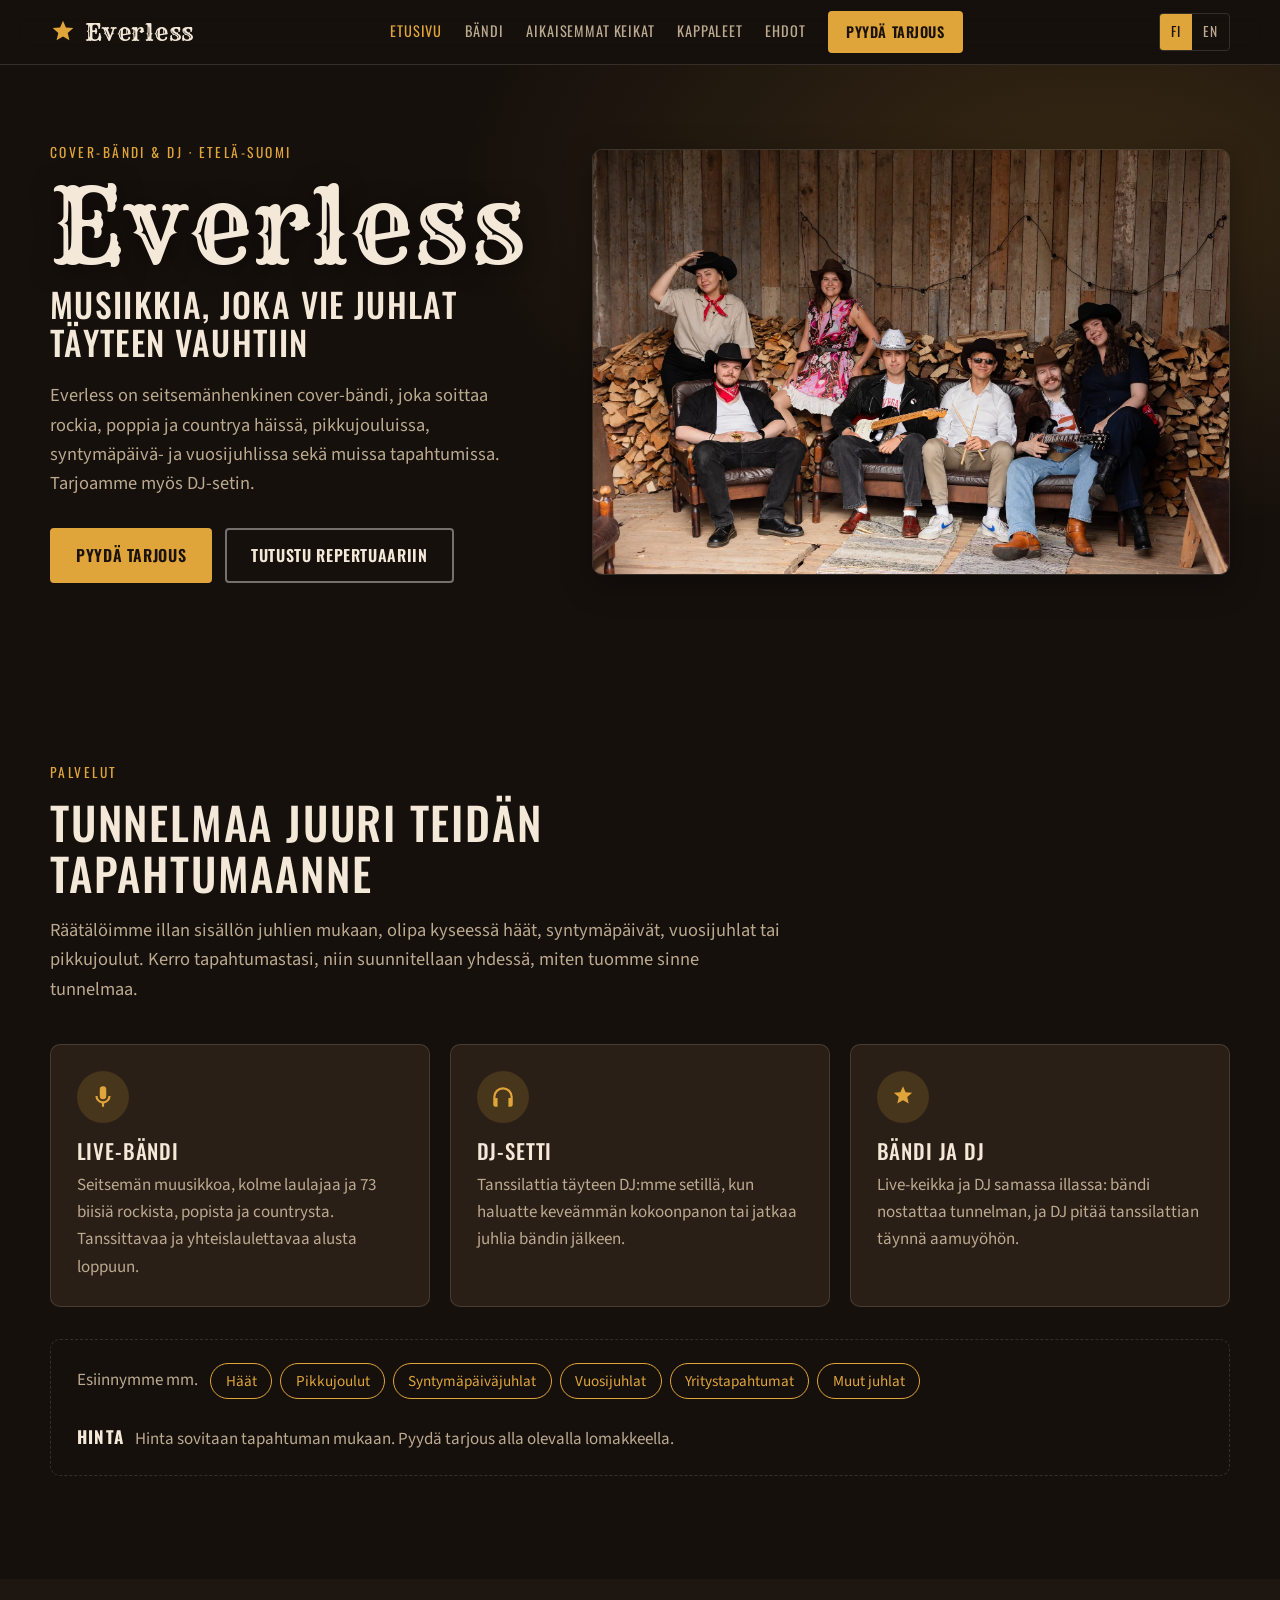
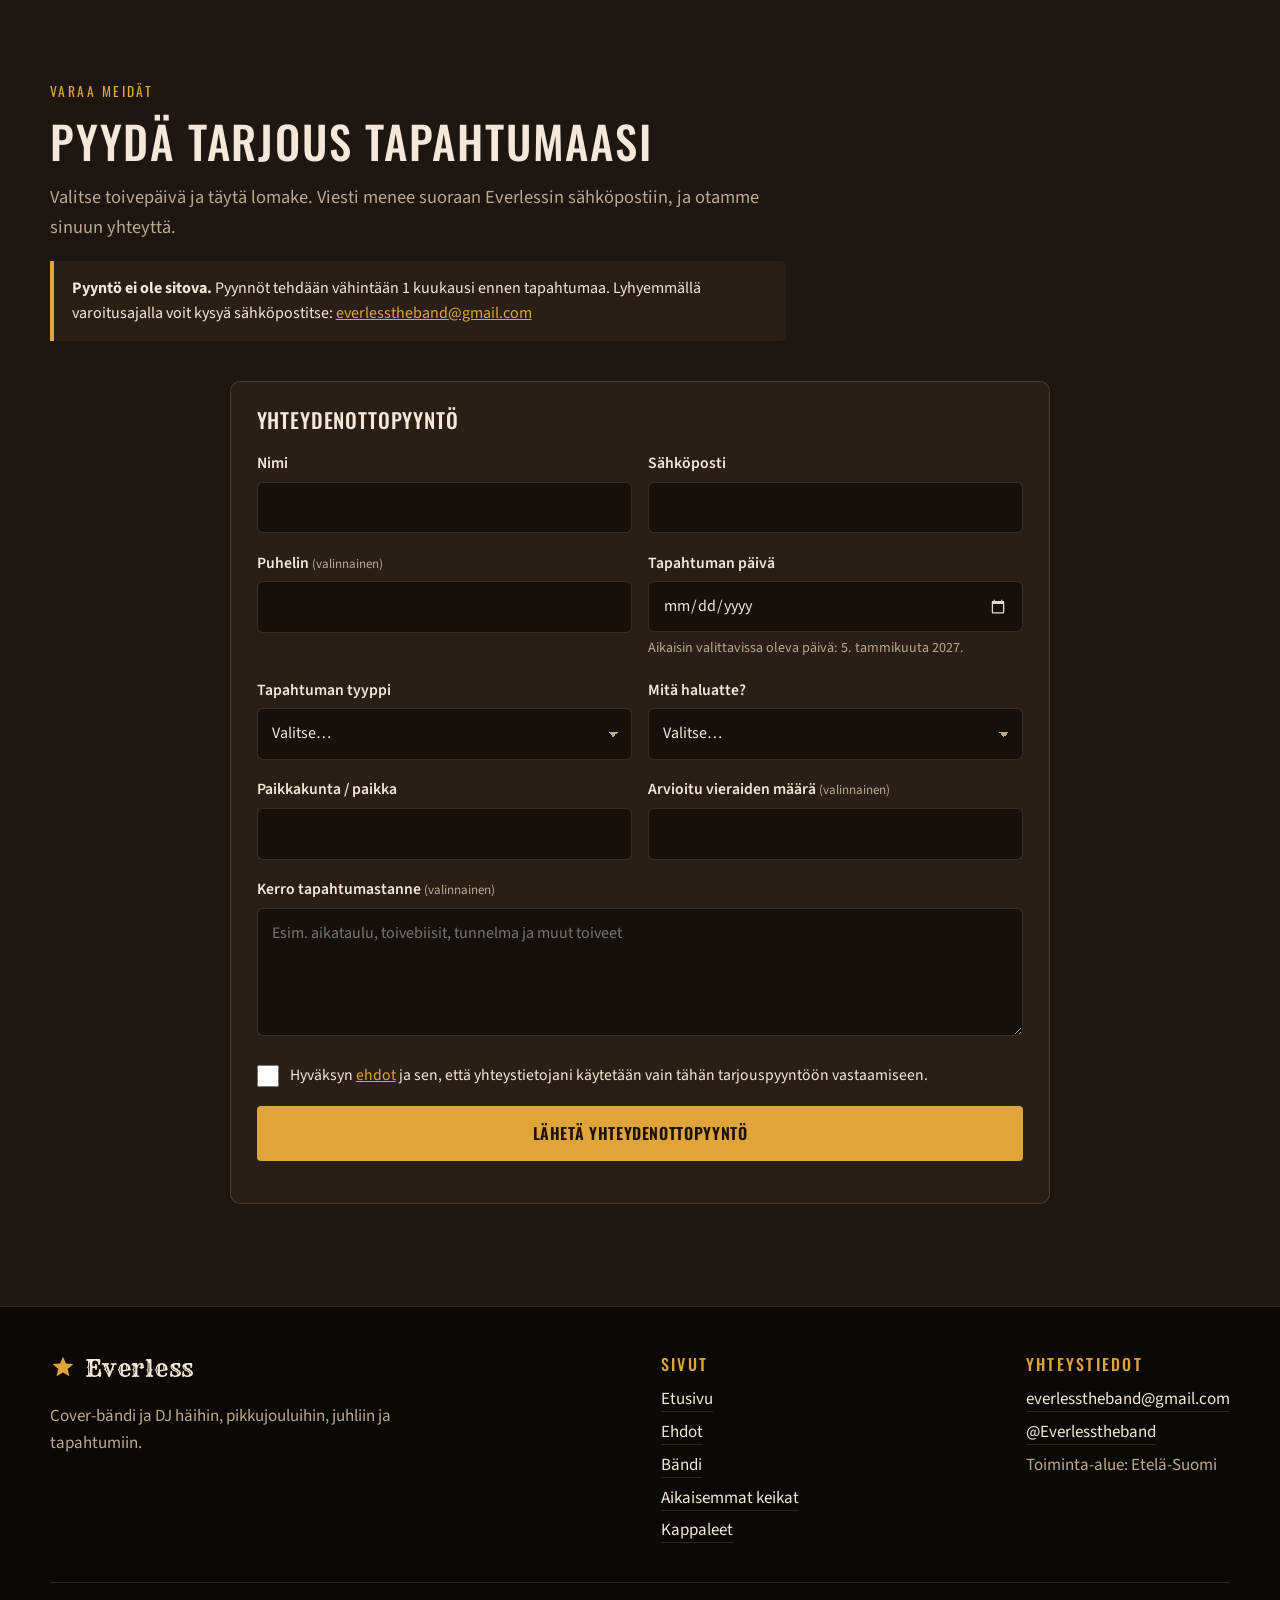
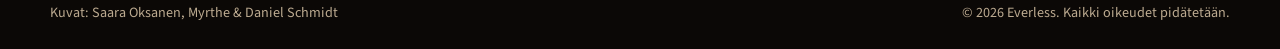
<file: index.html>
<!DOCTYPE html>
<html lang="fi">
<head>
  <meta charset="utf-8">
  <meta name="viewport" content="width=device-width, initial-scale=1">
  <title>Everless – Cover-bändi ja DJ häihin, pikkujouluihin ja juhliin</title>
  <meta name="description" content="Everless on seitsemänhenkinen cover-bändi (rock, pop ja country) sekä DJ-palvelu häihin, pikkujouluihin, syntymäpäiviin ja muihin juhliin.">
  <meta name="theme-color" content="#16100c">
  <meta property="og:title" content="Everless – Cover band & DJs">
  <meta property="og:type" content="website">
  <meta property="og:image" content="assets/img/band/band.webp">
  <meta name="robots" content="noindex, nofollow">
  <link rel="icon" href="assets/favicon.svg" type="image/svg+xml">

  <link rel="preconnect" href="https://fonts.googleapis.com">
  <link rel="preconnect" href="https://fonts.gstatic.com" crossorigin>
  <link href="https://fonts.googleapis.com/css2?family=Inter:wght@400;500;600;700&family=Oswald:wght@400;500;600&family=Rye&family=Source+Sans+3:wght@400;600;700&family=Space+Grotesk:wght@500;700&display=swap" rel="stylesheet">
  <link rel="stylesheet" href="css/themes.css">
  <link rel="stylesheet" href="css/base.css">

  <script src="data/site.config.js"></script>
  <script src="js/gate.js"></script>
  <script>
    (function () {
      var t = (new URLSearchParams(location.search).get("theme")) || window.EVERLESS_CONFIG.theme;
      document.documentElement.setAttribute("data-theme", t === "modern" ? "modern" : "western");
    })();
  </script>
</head>
<body data-page="home">
  <a class="skip-link" href="#main" data-i18n="a11y.skip">Siirry sisältöön</a>
  <header id="site-header"></header>

  <main id="main">
    <!-- HERO -->
    <section class="hero">
      <div class="container hero-inner">
        <div class="hero-content">
          <p class="eyebrow" data-i18n="hero.eyebrow">Cover-bändi & DJ</p>
          <h1 class="hero-title"><span class="hero-brand">Everless</span><span class="hero-sub" data-i18n="hero.title">Musiikkia, joka vie juhlat täyteen vauhtiin</span></h1>
          <p class="hero-lead" data-i18n="hero.lead"></p>
          <div class="hero-actions">
            <a class="btn" href="#book" data-i18n="hero.cta">Pyydä tarjous</a>
            <a class="btn btn-ghost" href="repertuaari.html" data-i18n="hero.cta2">Tutustu repertuaariin</a>
          </div>
        </div>
        <figure class="hero-photo">
          <img src="assets/img/band/band.webp" width="2000" height="1333" alt="" data-i18n-attr="alt:hero.alt" fetchpriority="high">
        </figure>
      </div>
    </section>

    <!-- PALVELUT -->
    <section class="section" id="services">
      <div class="container">
        <header class="section-head">
          <p class="eyebrow" data-i18n="services.eyebrow">Palvelut</p>
          <h2 data-i18n="services.title"></h2>
          <p class="lead" data-i18n="services.lead"></p>
        </header>

        <div class="card-grid cols-3">
          <article class="card service-card">
            <div class="icon" aria-hidden="true"><svg viewBox="0 0 24 24"><path d="M12 14a3 3 0 0 0 3-3V5a3 3 0 0 0-6 0v6a3 3 0 0 0 3 3zm5-3a5 5 0 0 1-10 0H5a7 7 0 0 0 6 6.9V21h2v-3.1A7 7 0 0 0 19 11z"/></svg></div>
            <h3 data-i18n="services.band.title"></h3>
            <p data-i18n="services.band.text"></p>
          </article>
          <article class="card service-card">
            <div class="icon" aria-hidden="true"><svg viewBox="0 0 24 24"><path d="M12 3a9 9 0 0 0-9 9v7a2 2 0 0 0 2 2h2v-8H5v-1a7 7 0 0 1 14 0v1h-2v8h2a2 2 0 0 0 2-2v-7a9 9 0 0 0-9-9z"/></svg></div>
            <h3 data-i18n="services.dj.title"></h3>
            <p data-i18n="services.dj.text"></p>
          </article>
          <article class="card service-card">
            <div class="icon" aria-hidden="true"><svg viewBox="0 0 24 24"><path d="M12 2l2.4 5.6 6.1.5-4.6 4 1.4 5.9L12 14.9 6.7 18l1.4-5.9-4.6-4 6.1-.5z"/></svg></div>
            <h3 data-i18n="services.combo.title"></h3>
            <p data-i18n="services.combo.text"></p>
          </article>
        </div>

        <div class="services-meta">
          <div class="events">
            <span class="events-label" data-i18n="services.events">Esiinnymme mm.</span>
            <ul class="chips">
            <li data-i18n="services.event.wedding">Häät</li>
            <li data-i18n="services.event.xmas">Pikkujoulut</li>
            <li data-i18n="services.event.birthday">Syntymäpäiväjuhlat</li>
            <li data-i18n="services.event.anniversary">Vuosijuhlat</li>
            <li data-i18n="services.event.corporate">Yritystapahtumat</li>
            <li data-i18n="services.event.party">Muut juhlat</li>
            </ul>
          </div>
          <div class="price-note">
            <strong data-i18n="services.price.title">Hinta</strong>
            <span data-i18n="services.price.text"></span>
          </div>
        </div>
      </div>
    </section>

    <!-- VARAUS -->
    <section class="section section-alt" id="book">
      <div class="container">
        <header class="section-head">
          <p class="eyebrow" data-i18n="book.eyebrow">Varaa meidät</p>
          <h2 data-i18n="book.title"></h2>
          <p class="lead" data-i18n="book.lead"></p>
          <p class="notice"><strong data-i18n="book.nonbinding">Pyyntö ei ole sitova.</strong> <span id="book-rule"></span></p>
        </header>

        <form class="card booking-form" id="booking-form" novalidate>
          <h3 data-i18n="form.title">Yhteydenottopyyntö</h3>

          <div class="field-row">
            <div class="field">
              <label for="f-name" data-i18n="form.name">Nimi</label>
              <input id="f-name" name="name" type="text" autocomplete="name" required>
              <p class="error" data-error-for="name"></p>
            </div>
            <div class="field">
              <label for="f-email" data-i18n="form.email">Sähköposti</label>
              <input id="f-email" name="email" type="email" autocomplete="email" required>
              <p class="error" data-error-for="email"></p>
            </div>
          </div>

          <div class="field-row">
            <div class="field">
              <label for="f-phone"><span data-i18n="form.phone">Puhelin</span> <small data-i18n="form.optional">(valinnainen)</small></label>
              <input id="f-phone" name="phone" type="tel" autocomplete="tel">
            </div>
            <div class="field">
              <label for="f-date" data-i18n="form.date">Tapahtuman päivä</label>
              <input id="f-date" name="date" type="date" required>
              <p class="hint" id="date-hint"></p>
              <p class="error" data-error-for="date"></p>
            </div>
          </div>

          <div class="field-row">
            <div class="field">
              <label for="f-type" data-i18n="form.eventType">Tapahtuman tyyppi</label>
              <select id="f-type" name="event_type" required>
                <option value="" data-i18n="form.select">Valitse…</option>
                <option value="wedding" data-i18n="form.eventType.wedding">Häät</option>
                <option value="xmas" data-i18n="form.eventType.xmas">Pikkujoulut</option>
                <option value="birthday" data-i18n="form.eventType.birthday">Syntymäpäiväjuhla</option>
                <option value="anniversary" data-i18n="form.eventType.anniversary">Vuosijuhla</option>
                <option value="corporate" data-i18n="form.eventType.corporate">Yritystapahtuma</option>
                <option value="other" data-i18n="form.eventType.other">Muu tapahtuma</option>
              </select>
              <p class="error" data-error-for="event_type"></p>
            </div>
            <div class="field">
              <label for="f-service" data-i18n="form.service">Mitä haluatte?</label>
              <select id="f-service" name="service" required>
                <option value="" data-i18n="form.select">Valitse…</option>
                <option value="band" data-i18n="form.service.band">Bändi</option>
                <option value="dj" data-i18n="form.service.dj">DJ</option>
                <option value="both" data-i18n="form.service.both">Bändi ja DJ</option>
                <option value="unsure" data-i18n="form.service.unsure">En ole vielä varma</option>
              </select>
              <p class="error" data-error-for="service"></p>
            </div>
          </div>

          <div class="field-row">
            <div class="field">
              <label for="f-location" data-i18n="form.location">Paikkakunta / paikka</label>
              <input id="f-location" name="location" type="text" required>
              <p class="error" data-error-for="location"></p>
            </div>
            <div class="field">
              <label for="f-guests"><span data-i18n="form.guests">Arvioitu vieraiden määrä</span> <small data-i18n="form.optional">(valinnainen)</small></label>
              <input id="f-guests" name="guests" type="number" min="1" inputmode="numeric">
            </div>
          </div>

          <div class="field">
            <label for="f-message"><span data-i18n="form.message">Kerro tapahtumastanne</span> <small data-i18n="form.optional">(valinnainen)</small></label>
            <textarea id="f-message" name="message" rows="4" data-i18n-attr="placeholder:form.messagePlaceholder"></textarea>
          </div>

          <!-- Roskapostisuoja: oikeat käyttäjät eivät näe tätä kenttää -->
          <div class="hp" aria-hidden="true">
            <label>Jätä tyhjäksi <input type="text" name="_gotcha" tabindex="-1" autocomplete="off"></label>
          </div>

          <div class="field consent">
            <label class="check">
              <input type="checkbox" id="f-consent" name="consent" required>
              <span data-i18n-html="form.consent"></span>
            </label>
            <p class="error" data-error-for="consent"></p>
          </div>

          <button class="btn btn-block" type="submit" id="form-submit" data-i18n="form.submit">Lähetä yhteydenottopyyntö</button>
          <p class="form-status" id="form-status" role="status" aria-live="polite"></p>
        </form>
      </div>
    </section>
  </main>

  <footer id="site-footer"></footer>

  <script src="data/songs.js"></script>
  <script src="data/content.js"></script>
  <script src="data/i18n/fi.js"></script>
  <script src="data/i18n/en.js"></script>
  <script src="js/i18n.js"></script>
  <script src="js/layout.js"></script>
  <script src="js/booking.js"></script>
  <script src="js/main.js"></script>
</body>
</html>
</file>
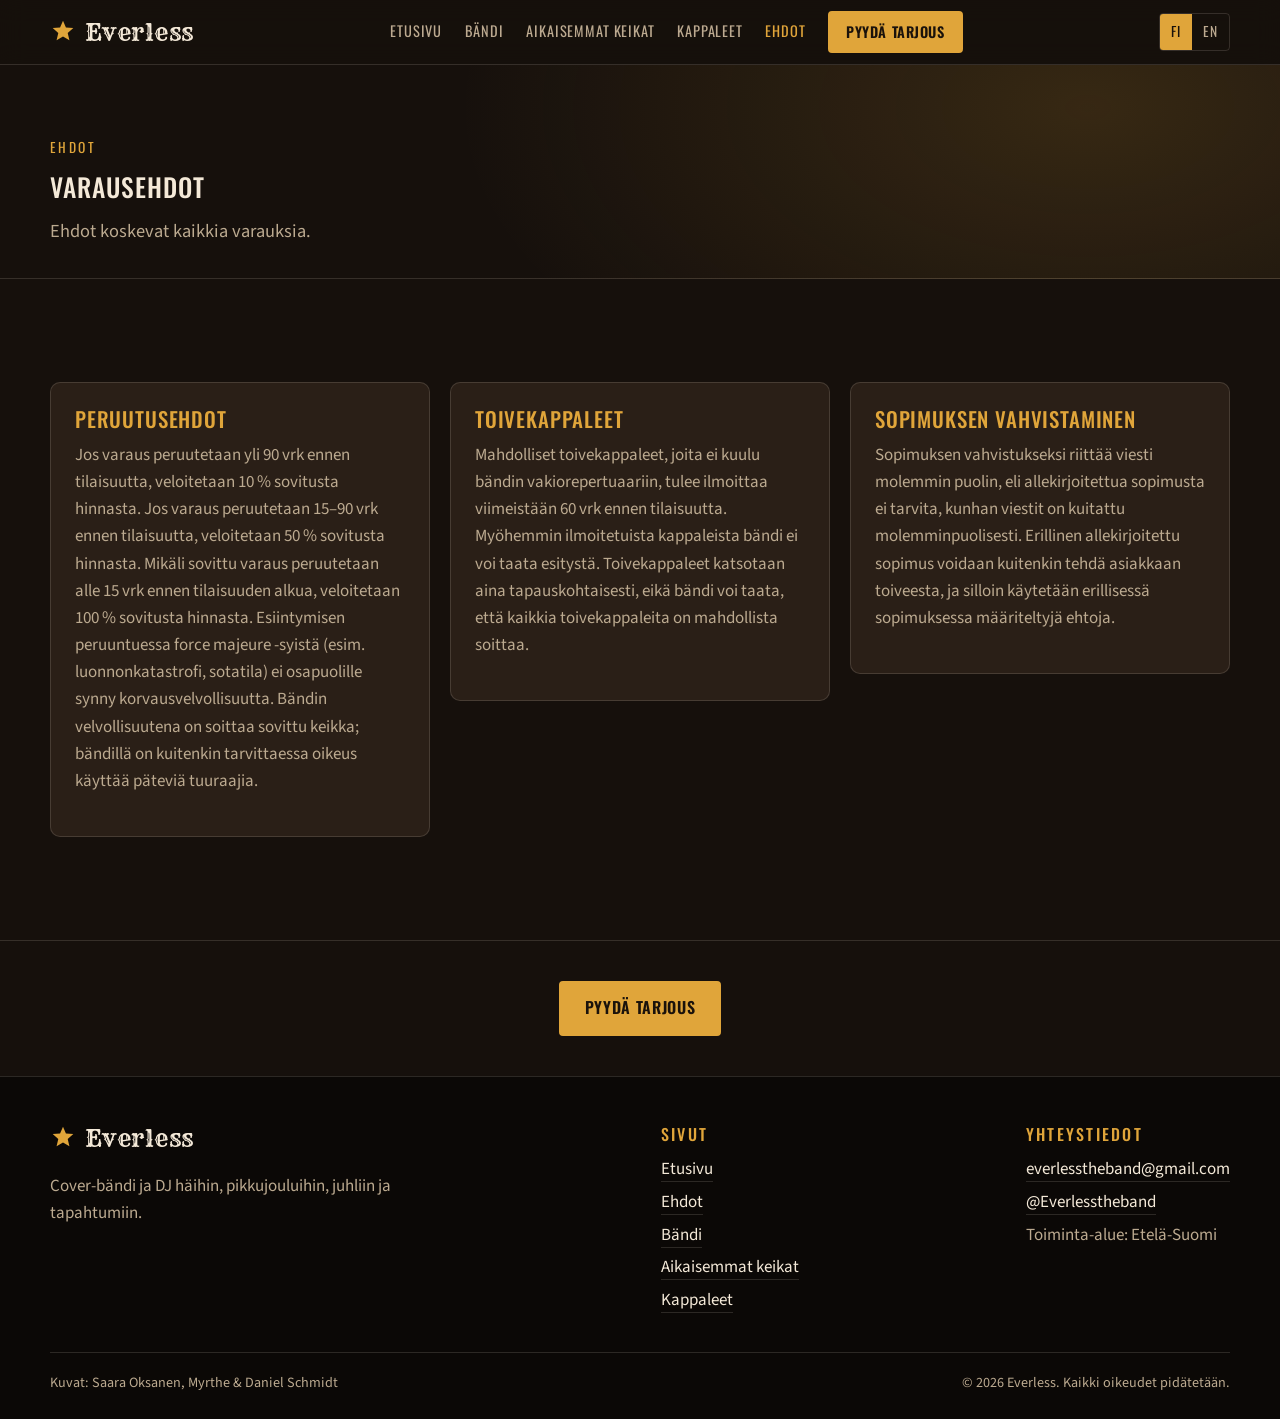
<file: ehdot.html>
<!DOCTYPE html>
<html lang="fi">
<head>
  <meta charset="utf-8">
  <meta name="viewport" content="width=device-width, initial-scale=1">
  <title>Varausehdot – Everless</title>
  <meta name="description" content="Everlessin varausehdot: peruutusehdot, toivekappaleet ja sopimuksen vahvistaminen.">
  <meta name="theme-color" content="#16100c">
  <meta property="og:title" content="Everless – Cover band & DJs">
  <meta property="og:type" content="website">
  <meta property="og:image" content="assets/img/band/band.webp">
  <meta name="robots" content="noindex, nofollow">
  <link rel="icon" href="assets/favicon.svg" type="image/svg+xml">

  <link rel="preconnect" href="https://fonts.googleapis.com">
  <link rel="preconnect" href="https://fonts.gstatic.com" crossorigin>
  <link href="https://fonts.googleapis.com/css2?family=Inter:wght@400;500;600;700&family=Oswald:wght@400;500;600&family=Rye&family=Source+Sans+3:wght@400;600;700&family=Space+Grotesk:wght@500;700&display=swap" rel="stylesheet">
  <link rel="stylesheet" href="css/themes.css">
  <link rel="stylesheet" href="css/base.css">

  <script src="data/site.config.js"></script>
  <script src="js/gate.js"></script>
  <script>
    (function () {
      var t = (new URLSearchParams(location.search).get("theme")) || window.EVERLESS_CONFIG.theme;
      document.documentElement.setAttribute("data-theme", t === "modern" ? "modern" : "western");
    })();
  </script>
</head>
<body data-page="terms">
  <a class="skip-link" href="#main" data-i18n="a11y.skip">Siirry sisältöön</a>
  <header id="site-header"></header>

  <main id="main">
    <section class="page-hero">
      <div class="container">
        <p class="eyebrow" data-i18n="terms.eyebrow">Ehdot</p>
        <h1 data-i18n="terms.title"></h1>
        <p class="lead" data-i18n="terms.lead"></p>
      </div>
    </section>

    <section class="section" id="terms">
      <div class="container">
        <div class="terms-grid">
          <article class="card terms-card">
            <h3 data-i18n="terms.cancel.title"></h3>
            <p data-i18n="terms.cancel.text"></p>
          </article>
          <article class="card terms-card">
            <h3 data-i18n="terms.songs.title"></h3>
            <p data-i18n="terms.songs.text"></p>
          </article>
          <article class="card terms-card">
            <h3 data-i18n="terms.confirm.title"></h3>
            <p data-i18n="terms.confirm.text"></p>
          </article>
        </div>
      </div>
    </section>

    <div class="cta-band">
      <div class="container">
        <a class="btn" href="index.html#book" data-i18n="hero.cta">Pyydä tarjous</a>
      </div>
    </div>
  </main>

  <footer id="site-footer"></footer>

  <script src="data/songs.js"></script>
  <script src="data/content.js"></script>
  <script src="data/i18n/fi.js"></script>
  <script src="data/i18n/en.js"></script>
  <script src="js/i18n.js"></script>
  <script src="js/layout.js"></script>
  <script src="js/main.js"></script>
</body>
</html>
</file>
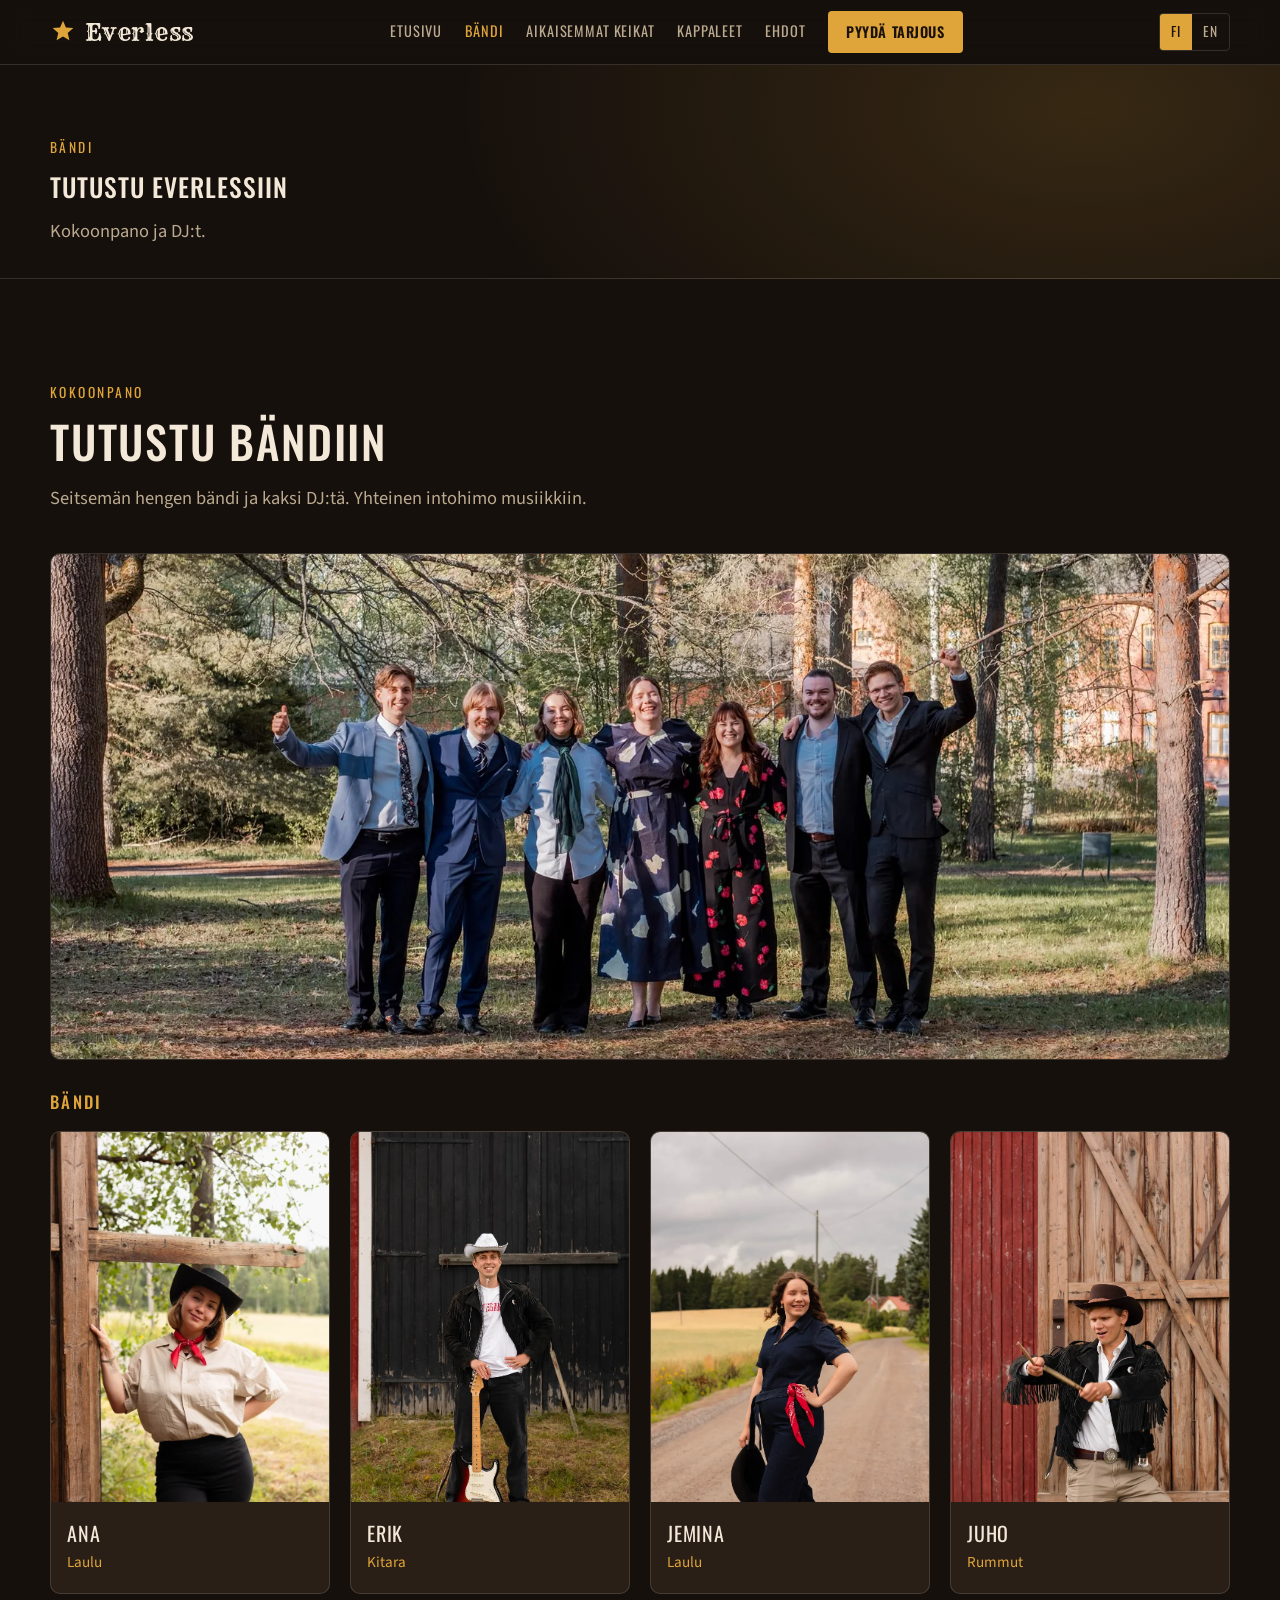
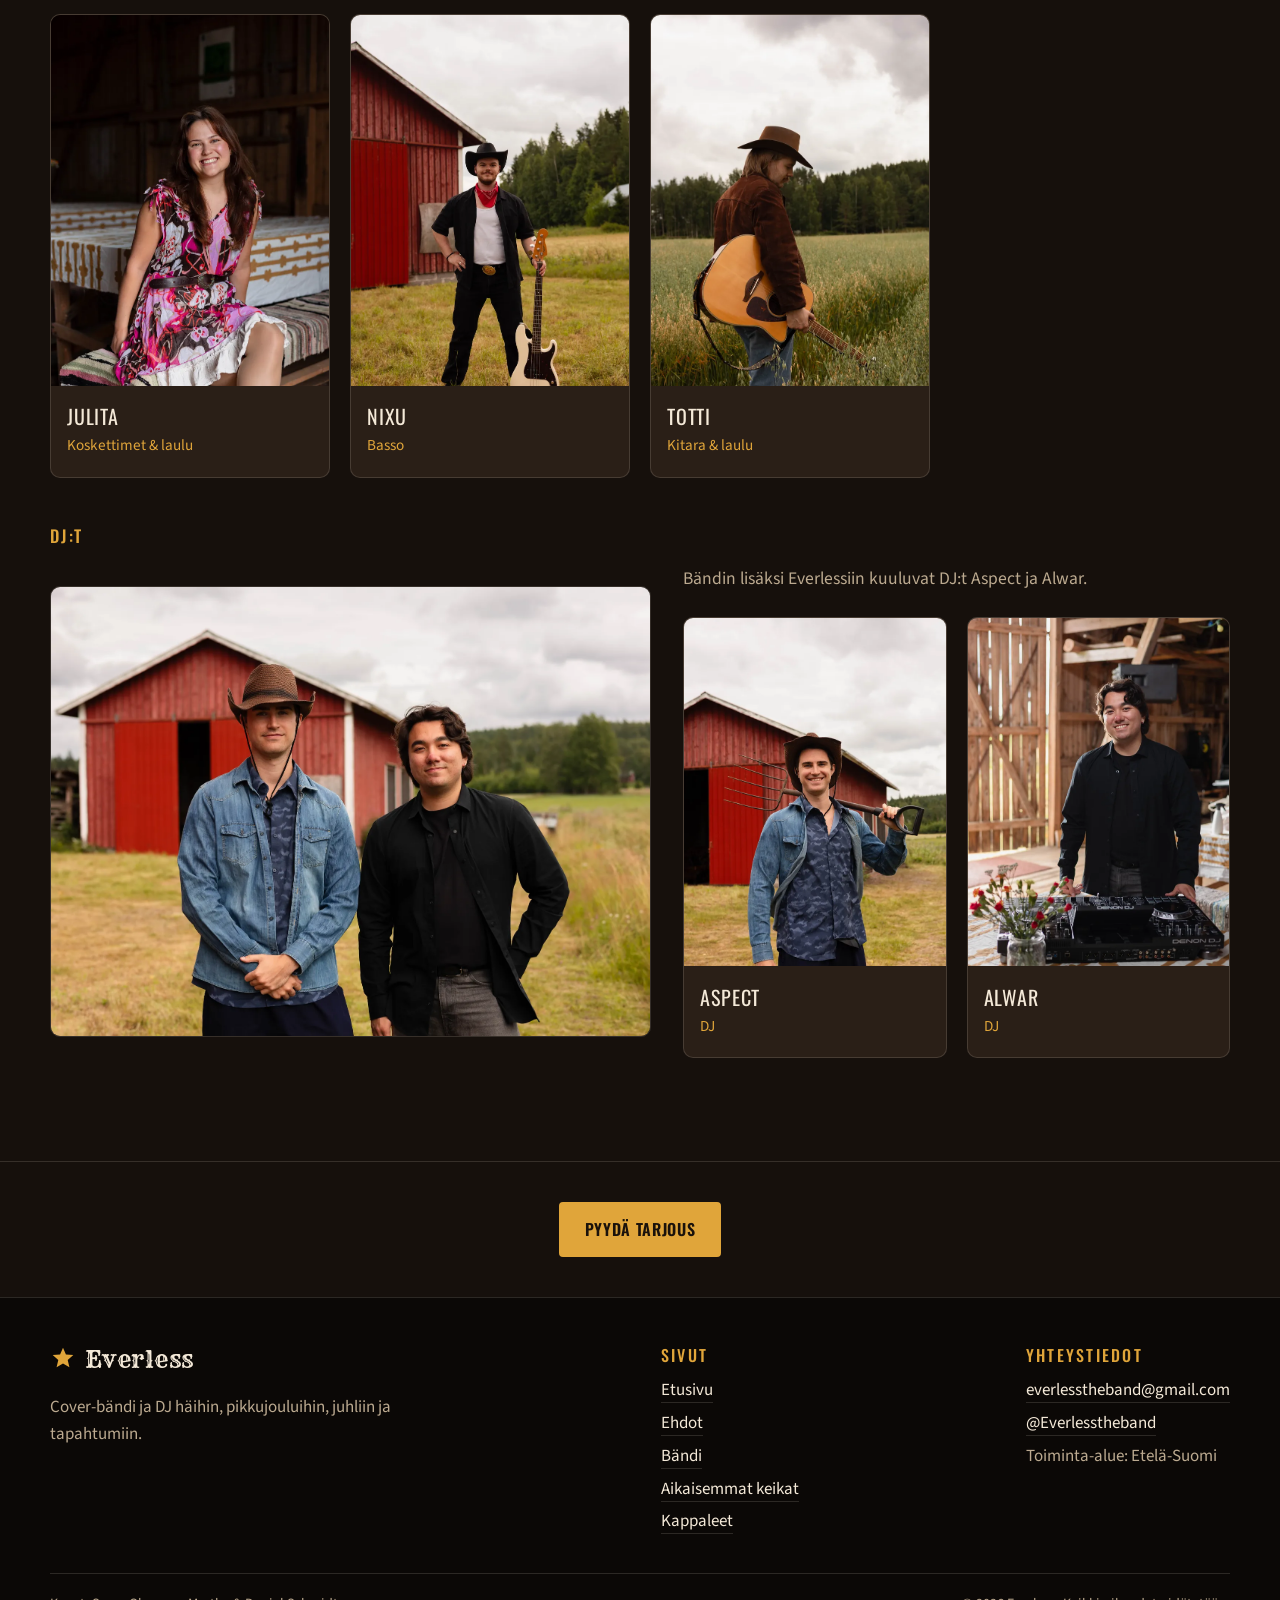
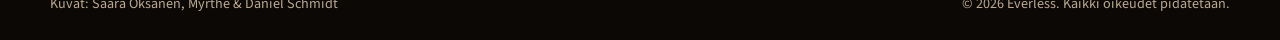
<file: galleria.html>
<!DOCTYPE html>
<html lang="fi">
<head>
  <meta charset="utf-8">
  <meta name="viewport" content="width=device-width, initial-scale=1">
  <title>Bändi – Everless</title>
  <meta name="description" content="Tutustu Everlessin jäseniin ja DJ:hin.">
  <meta name="theme-color" content="#16100c">
  <meta property="og:title" content="Everless – Cover band & DJs">
  <meta property="og:type" content="website">
  <meta property="og:image" content="assets/img/band/band.webp">
  <meta name="robots" content="noindex, nofollow">
  <link rel="icon" href="assets/favicon.svg" type="image/svg+xml">

  <link rel="preconnect" href="https://fonts.googleapis.com">
  <link rel="preconnect" href="https://fonts.gstatic.com" crossorigin>
  <link href="https://fonts.googleapis.com/css2?family=Inter:wght@400;500;600;700&family=Oswald:wght@400;500;600&family=Rye&family=Source+Sans+3:wght@400;600;700&family=Space+Grotesk:wght@500;700&display=swap" rel="stylesheet">
  <link rel="stylesheet" href="css/themes.css">
  <link rel="stylesheet" href="css/base.css">

  <script src="data/site.config.js"></script>
  <script src="js/gate.js"></script>
  <script>
    (function () {
      var t = (new URLSearchParams(location.search).get("theme")) || window.EVERLESS_CONFIG.theme;
      document.documentElement.setAttribute("data-theme", t === "modern" ? "modern" : "western");
    })();
  </script>
</head>
<body data-page="gallery">
  <a class="skip-link" href="#main" data-i18n="a11y.skip">Siirry sisältöön</a>
  <header id="site-header"></header>

  <main id="main">
    <section class="page-hero">
      <div class="container">
        <p class="eyebrow" data-i18n="page.gallery.eyebrow"></p>
        <h1 data-i18n="page.gallery.title"></h1>
        <p class="lead" data-i18n="page.gallery.lead"></p>
      </div>
    </section>

    <!-- KOKOONPANO -->
    <section class="section" id="members">
      <div class="container">
        <header class="section-head">
          <p class="eyebrow" data-i18n="members.eyebrow">Kokoonpano</p>
          <h2 data-i18n="members.title"></h2>
          <p class="lead" data-i18n="members.lead"></p>
        </header>

        <figure class="wide-photo">
          <img src="assets/img/gallery/wedding-45.webp" width="1600" height="1067" loading="lazy" alt="" data-i18n-attr="alt:members.photo.alt">
        </figure>

        <h3 class="subhead" data-i18n="members.band">Bändi</h3>
        <div class="member-grid" id="member-grid"></div>

        <h3 class="subhead" data-i18n="members.djs">DJ:t</h3>
        <div class="dj-block">
          <figure class="dj-photo">
            <img src="assets/img/band/djs.webp" width="1800" height="1200" loading="lazy" alt="" data-i18n-attr="alt:members.djs.alt">
          </figure>
          <div class="dj-info">
            <p data-i18n="members.djs.text"></p>
            <div class="member-grid member-grid-small" id="dj-grid"></div>
          </div>
        </div>
      </div>
    </section>

    <div class="cta-band">
      <div class="container">
        <a class="btn" href="index.html#book" data-i18n="hero.cta">Pyydä tarjous</a>
      </div>
    </div>
  </main>

  <footer id="site-footer"></footer>

  <script src="data/songs.js"></script>
  <script src="data/content.js"></script>
  <script src="data/i18n/fi.js"></script>
  <script src="data/i18n/en.js"></script>
  <script src="js/i18n.js"></script>
  <script src="js/layout.js"></script>
  <script src="js/main.js"></script>
</body>
</html>
</file>
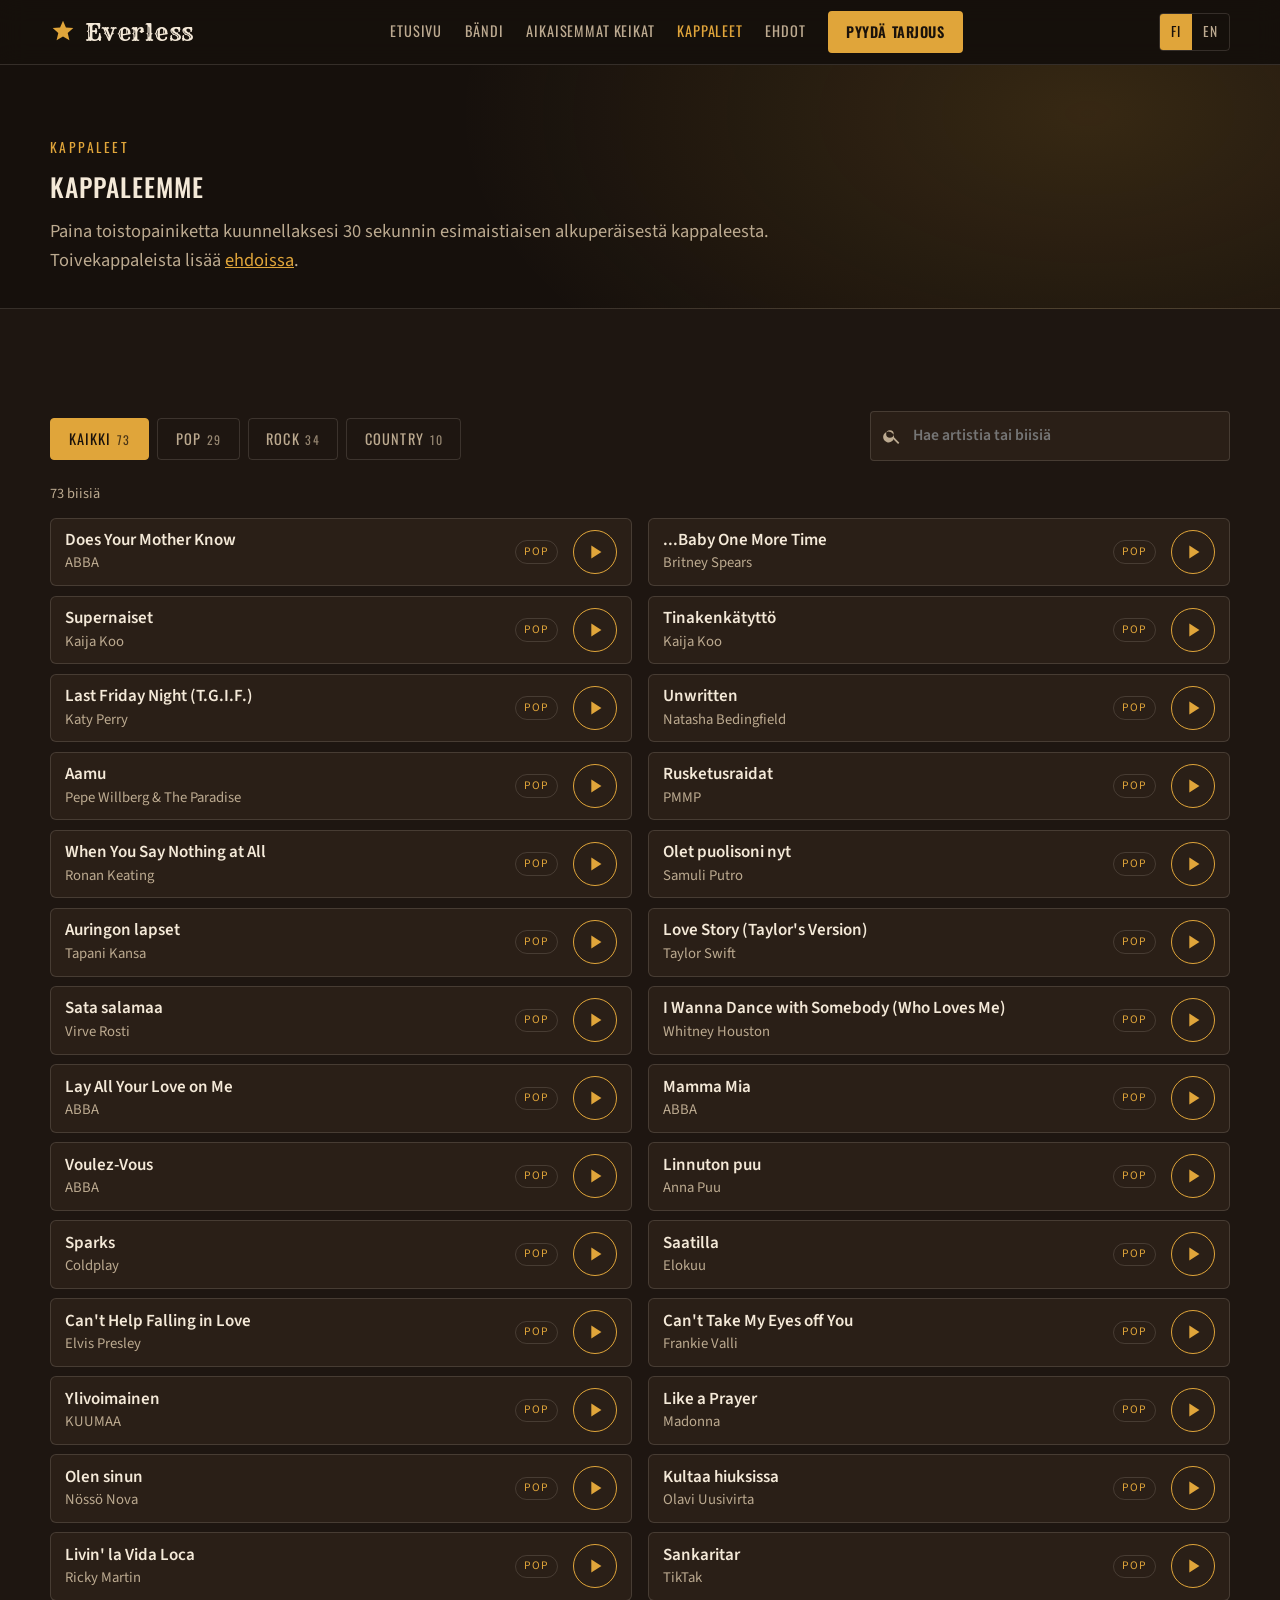
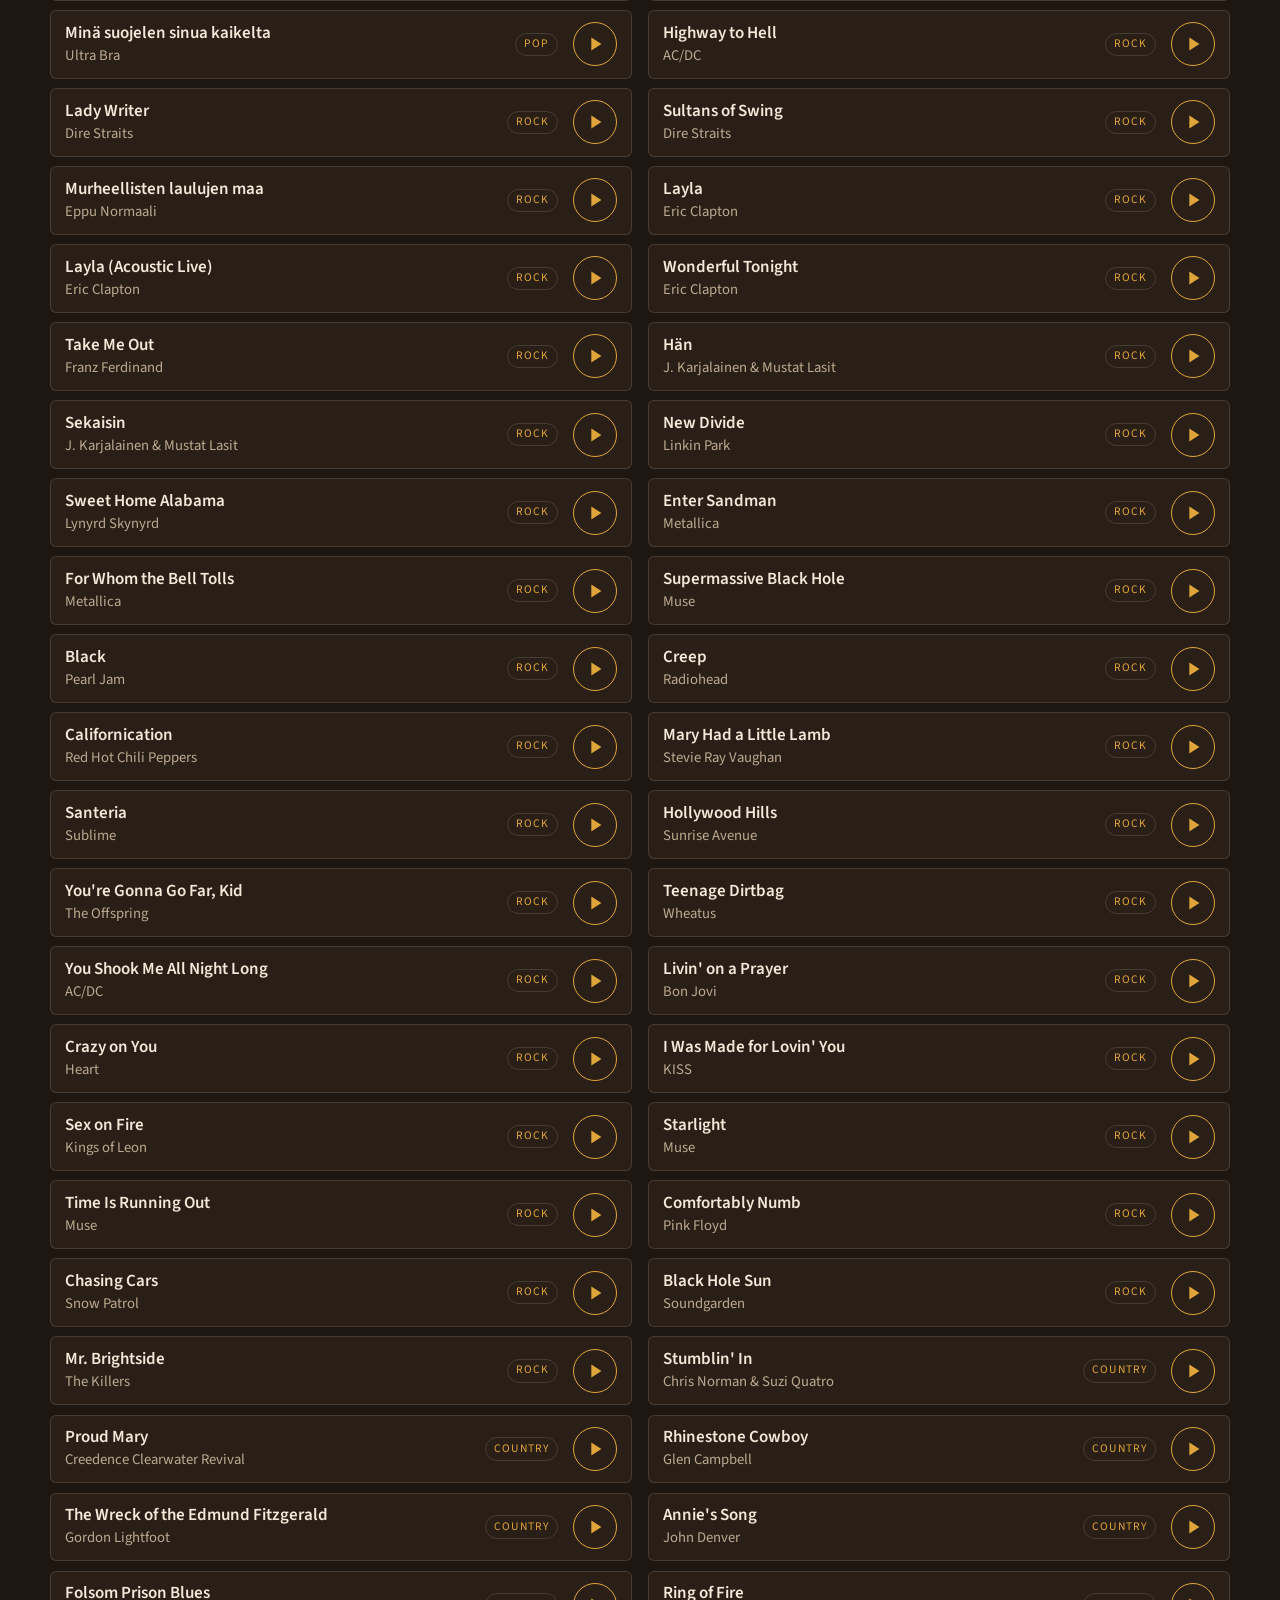
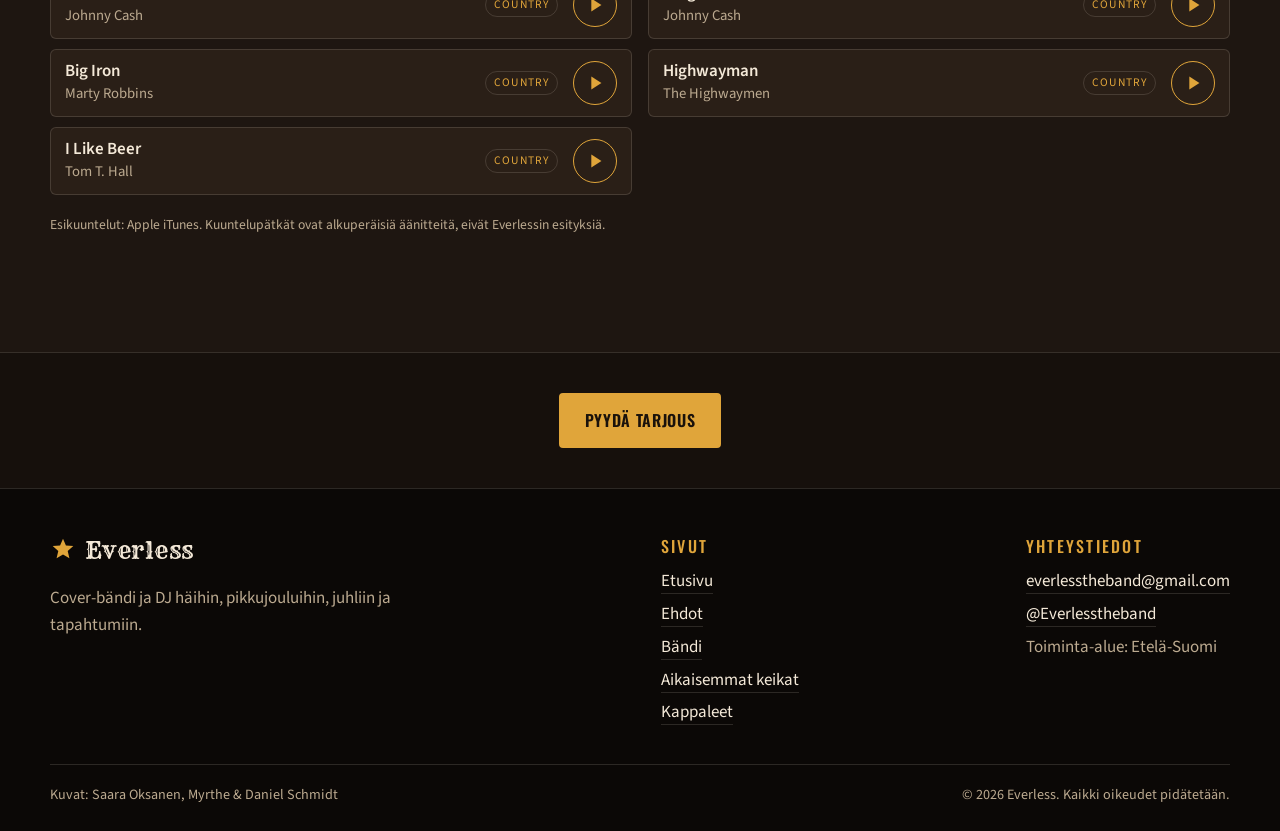
<file: repertuaari.html>
<!DOCTYPE html>
<html lang="fi">
<head>
  <meta charset="utf-8">
  <meta name="viewport" content="width=device-width, initial-scale=1">
  <title>Kappaleet – Everless</title>
  <meta name="description" content="Everlessin repertuaari: pop-, rock- ja country-biisit hakuineen ja 30 sekunnin esikuunteluineen.">
  <meta name="theme-color" content="#16100c">
  <meta property="og:title" content="Everless – Cover band & DJs">
  <meta property="og:type" content="website">
  <meta property="og:image" content="assets/img/band/band.webp">
  <meta name="robots" content="noindex, nofollow">
  <link rel="icon" href="assets/favicon.svg" type="image/svg+xml">

  <link rel="preconnect" href="https://fonts.googleapis.com">
  <link rel="preconnect" href="https://fonts.gstatic.com" crossorigin>
  <link href="https://fonts.googleapis.com/css2?family=Inter:wght@400;500;600;700&family=Oswald:wght@400;500;600&family=Rye&family=Source+Sans+3:wght@400;600;700&family=Space+Grotesk:wght@500;700&display=swap" rel="stylesheet">
  <link rel="stylesheet" href="css/themes.css">
  <link rel="stylesheet" href="css/base.css">

  <script src="data/site.config.js"></script>
  <script src="js/gate.js"></script>
  <script>
    (function () {
      var t = (new URLSearchParams(location.search).get("theme")) || window.EVERLESS_CONFIG.theme;
      document.documentElement.setAttribute("data-theme", t === "modern" ? "modern" : "western");
    })();
  </script>
</head>
<body data-page="repertoire">
  <a class="skip-link" href="#main" data-i18n="a11y.skip">Siirry sisältöön</a>
  <header id="site-header"></header>

  <main id="main">
    <section class="page-hero">
      <div class="container">
        <p class="eyebrow" data-i18n="rep.eyebrow">Repertuaari</p>
        <h1 data-i18n="rep.title"></h1>
        <p class="lead" data-i18n-html="rep.lead"></p>
      </div>
    </section>

    <section class="section section-alt" id="repertoire">
      <div class="container">
        <div class="rep-controls">
          <div class="tabs" role="tablist" id="rep-tabs"></div>
          <label class="search">
            <span class="sr-only" data-i18n="rep.searchLabel">Hae biisejä</span>
            <svg viewBox="0 0 24 24" aria-hidden="true"><path d="M15.5 14h-.8l-.3-.3A6.5 6.5 0 1 0 14 15.5l.3.3v.8l5 5 1.5-1.5-5-5zm-6 0a4.5 4.5 0 1 1 0-9 4.5 4.5 0 0 1 0 9z"/></svg>
            <input type="search" id="rep-search" autocomplete="off" data-i18n-attr="placeholder:rep.search">
          </label>
        </div>
        <p class="rep-count" id="rep-count" aria-live="polite"></p>
        <ul class="song-list" id="song-list"></ul>
        <p class="fineprint" data-i18n="rep.credit"></p>
      </div>
    </section>

    <div class="cta-band">
      <div class="container">
        <a class="btn" href="index.html#book" data-i18n="hero.cta">Pyydä tarjous</a>
      </div>
    </div>
  </main>

  <footer id="site-footer"></footer>

  <script src="data/songs.js"></script>
  <script src="data/content.js"></script>
  <script src="data/previews.js"></script>
  <script src="data/i18n/fi.js"></script>
  <script src="data/i18n/en.js"></script>
  <script src="js/i18n.js"></script>
  <script src="js/layout.js"></script>
  <script src="js/repertoire.js"></script>
  <script src="js/main.js"></script>
</body>
</html>
</file>
<file: css/themes.css>
/*
  TEEMAT – kaikki ilmeeseen liittyvät värit, fontit ja pyöristykset ovat tässä.
  Vaihda teema tiedostossa data/site.config.js (theme: "western" tai "modern").
  Voit muokata värejä muuttamalla arvoja alla.
*/

/* ---------- Western: lämmin lato- ja länsi-henkinen ilme ---------- */
:root,
[data-theme="western"] {
  --bg: #16100c;
  --bg-alt: #1e1611;
  --surface: #2a1f17;
  --surface-2: #35271d;
  --text: #f4e9d8;
  --muted: #bcaa90;
  --accent: #e0a53a;          /* kulta */
  --accent-hover: #f0b94f;
  --accent-2: #b5472a;        /* ruoste */
  --accent-contrast: #1a120b; /* teksti accent-värin päällä */
  --border: rgba(244, 233, 216, 0.14);
  --focus: #f0b94f;

  --font-display: "Rye", "Georgia", serif;
  --font-heading: "Oswald", "Arial Narrow", sans-serif;
  --font-body: "Source Sans 3", system-ui, -apple-system, "Segoe UI", sans-serif;

  --heading-transform: uppercase;
  --heading-spacing: 0.04em;
  --heading-weight: 500;
  --radius: 6px;
  --radius-lg: 10px;
  --btn-radius: 4px;
  --shadow: 0 10px 30px rgba(0, 0, 0, 0.35);

  --hero-bg: radial-gradient(900px 500px at 85% 20%, rgba(224, 165, 58, 0.16), transparent 70%), var(--bg);
  --brand-transform: none;
  --brand-spacing: 0.02em;
}

/* ---------- Modern: neutraali, siisti ilme kaikille genreille ---------- */
[data-theme="modern"] {
  --bg: #0d0e12;
  --bg-alt: #13151b;
  --surface: #1a1d25;
  --surface-2: #232733;
  --text: #f2f3f7;
  --muted: #9ea3b0;
  --accent: #ff5d73;
  --accent-hover: #ff7a8c;
  --accent-2: #6c8cff;
  --accent-contrast: #14060a;
  --border: rgba(242, 243, 247, 0.12);
  --focus: #6c8cff;

  --font-display: "Space Grotesk", system-ui, sans-serif;
  --font-heading: "Space Grotesk", system-ui, sans-serif;
  --font-body: "Inter", system-ui, -apple-system, "Segoe UI", sans-serif;

  --heading-transform: none;
  --heading-spacing: -0.01em;
  --heading-weight: 700;
  --radius: 14px;
  --radius-lg: 20px;
  --btn-radius: 999px;
  --shadow: 0 12px 36px rgba(0, 0, 0, 0.45);

  --hero-bg: radial-gradient(900px 500px at 85% 20%, rgba(255, 93, 115, 0.18), transparent 70%), radial-gradient(700px 400px at 0% 100%, rgba(108, 140, 255, 0.14), transparent 70%), var(--bg);
  --brand-transform: uppercase;
  --brand-spacing: 0.18em;
}
</file>
<file: css/base.css>
/* Everless – perustyylit ja responsiivinen asettelu. Värit ja fontit tulevat tiedostosta themes.css. */

*, *::before, *::after { box-sizing: border-box; }
html { scroll-behavior: smooth; scroll-padding-top: 72px; -webkit-text-size-adjust: 100%; }
body {
  margin: 0;
  background: var(--bg);
  color: var(--text);
  font-family: var(--font-body);
  font-size: 1.0625rem;
  line-height: 1.6;
  -webkit-font-smoothing: antialiased;
}
img { max-width: 100%; height: auto; display: block; }
a { color: inherit; }
button, input, select, textarea { font: inherit; color: inherit; }
button { cursor: pointer; }
ul { list-style: none; margin: 0; padding: 0; }
h1, h2, h3 { margin: 0; font-family: var(--font-heading); font-weight: var(--heading-weight); letter-spacing: var(--heading-spacing); text-transform: var(--heading-transform); line-height: 1.15; }
h2 { font-size: clamp(1.9rem, 4.5vw, 2.8rem); }
h3 { font-size: 1.3rem; }
p { margin: 0 0 1em; }
:focus-visible { outline: 3px solid var(--focus); outline-offset: 2px; }
@media (prefers-reduced-motion: reduce) { html { scroll-behavior: auto; } * { animation: none !important; transition: none !important; } }

.container { width: min(1180px, 100% - 2.5rem); margin-inline: auto; }
.sr-only { position: absolute; width: 1px; height: 1px; overflow: hidden; clip: rect(0 0 0 0); white-space: nowrap; }
.skip-link { position: absolute; left: -999px; top: 0; z-index: 200; background: var(--accent); color: var(--accent-contrast); padding: .6rem 1rem; }
.skip-link:focus { left: 0; }

/* ---------- Napit ---------- */
.btn {
  display: inline-flex; align-items: center; justify-content: center; gap: .5rem;
  background: var(--accent); color: var(--accent-contrast);
  border: 2px solid var(--accent); border-radius: var(--btn-radius);
  padding: .8rem 1.5rem; min-height: 46px;
  font-family: var(--font-heading); font-weight: 600; font-size: 1rem; letter-spacing: .04em; text-transform: uppercase;
  text-decoration: none; transition: background .2s, color .2s, transform .15s;
}
.btn:hover { background: var(--accent-hover); border-color: var(--accent-hover); }
.btn:active { transform: translateY(1px); }
.btn-ghost { background: transparent; color: var(--text); border-color: var(--border); border-color: rgba(255,255,255,.4); }
.btn-ghost:hover { background: rgba(255,255,255,.12); border-color: #fff; }
.btn-small { padding: .45rem 1rem; min-height: 38px; font-size: .9rem; }
.btn-block { width: 100%; }
.btn[disabled] { opacity: .6; cursor: progress; }

/* ---------- Header ---------- */
.site-header {
  position: sticky; top: 0; z-index: 100;
  background: color-mix(in srgb, var(--bg) 88%, transparent);
  -webkit-backdrop-filter: blur(12px); backdrop-filter: blur(12px);
  border-bottom: 1px solid var(--border);
}
.header-inner { display: flex; align-items: center; justify-content: space-between; gap: 1rem; min-height: 64px; }
.logo { display: inline-flex; align-items: center; gap: .55rem; text-decoration: none; color: var(--accent); }
.logo-mark { width: 26px; height: 26px; }
.logo-word { font-family: var(--font-display); font-size: 1.5rem; color: var(--text); text-transform: var(--brand-transform); letter-spacing: var(--brand-spacing); line-height: 1; }
.main-nav { display: flex; align-items: center; gap: 1.4rem; }
.main-nav a:not(.btn) { text-decoration: none; font-family: var(--font-heading); text-transform: uppercase; letter-spacing: .06em; font-size: .9rem; color: var(--muted); padding: .4rem 0; border-bottom: 2px solid transparent; }
.main-nav a:not(.btn):hover { color: var(--text); border-bottom-color: var(--accent); }
.header-tools { display: flex; align-items: center; gap: .75rem; }
.lang-switch { display: inline-flex; border: 1px solid var(--border); border-radius: var(--btn-radius); overflow: hidden; }
.lang-switch button { background: none; border: 0; padding: .4rem .7rem; font-family: var(--font-heading); font-size: .85rem; letter-spacing: .06em; color: var(--muted); min-height: 36px; }
.lang-switch button[aria-pressed="true"] { background: var(--accent); color: var(--accent-contrast); }
.nav-toggle { display: none; width: 44px; height: 44px; background: none; border: 1px solid var(--border); border-radius: var(--radius); padding: 0; position: relative; }
.nav-toggle span { position: absolute; left: 11px; right: 11px; height: 2px; background: var(--text); transition: transform .2s, opacity .2s, top .2s; }
.nav-toggle span:nth-child(1) { top: 14px; } .nav-toggle span:nth-child(2) { top: 21px; } .nav-toggle span:nth-child(3) { top: 28px; }
.nav-toggle[aria-expanded="true"] span:nth-child(1) { top: 21px; transform: rotate(45deg); }
.nav-toggle[aria-expanded="true"] span:nth-child(2) { opacity: 0; }
.nav-toggle[aria-expanded="true"] span:nth-child(3) { top: 21px; transform: rotate(-45deg); }

@media (max-width: 960px) {
  .nav-toggle { display: block; }
  .main-nav {
    position: absolute; top: 100%; left: 0; right: 0; flex-direction: column; align-items: stretch; gap: 0;
    background: var(--bg); border-bottom: 1px solid var(--border); padding: .5rem 1.25rem 1.25rem;
    display: none;
  }
  .main-nav.open { display: flex; }
  .main-nav a:not(.btn) { padding: .9rem 0; border-bottom: 1px solid var(--border); font-size: 1rem; }
  .main-nav .nav-cta { margin-top: 1rem; }
}

/* ---------- Hero ---------- */
.hero { position: relative; padding: clamp(2.5rem, 6vw, 5rem) 0 clamp(3rem, 6vw, 5rem); background: var(--hero-bg); overflow: hidden; }
.hero-inner { display: grid; grid-template-columns: minmax(0, 1fr) minmax(0, 1.3fr); gap: clamp(1.5rem, 4vw, 3.5rem); align-items: center; }
.hero-photo { margin: 0; border-radius: var(--radius-lg); overflow: hidden; border: 1px solid var(--border); box-shadow: var(--shadow); }
.hero-photo img { width: 100%; aspect-ratio: 3 / 2; object-fit: cover; }
@media (max-width: 960px) { .hero-inner { grid-template-columns: minmax(0, 1fr); } .hero-photo { order: -1; } }
.hero-content { min-width: 0; }
.eyebrow { font-family: var(--font-heading); text-transform: uppercase; letter-spacing: .18em; font-size: .85rem; color: var(--accent); margin-bottom: .8rem; }
.hero-title { display: flex; flex-direction: column; gap: .6rem; text-transform: none; letter-spacing: 0; }
.hero-brand { font-family: var(--font-display); font-weight: 400; font-size: clamp(3.2rem, 9vw, 6.5rem); overflow-wrap: anywhere; line-height: .95; text-transform: var(--brand-transform); letter-spacing: var(--brand-spacing); text-shadow: 0 4px 24px rgba(0,0,0,.5); }
.hero-sub { font-family: var(--font-heading); font-weight: var(--heading-weight); font-size: clamp(1.3rem, 3.2vw, 2.1rem); text-transform: var(--heading-transform); letter-spacing: var(--heading-spacing); max-width: 22em; }
.hero-lead { max-width: 40rem; font-size: 1.15rem; color: var(--muted); margin: 1.2rem 0 1.8rem; }
.hero-actions { display: flex; flex-wrap: wrap; gap: .8rem; }

/* ---------- Osiot ---------- */
.section { padding: clamp(3.5rem, 8vw, 6.5rem) 0; }
.section-alt { background: var(--bg-alt); }
.section-head { max-width: 46rem; margin-bottom: 2.5rem; }
.section-head h2 { margin-bottom: 1rem; }
.lead { color: var(--muted); font-size: 1.15rem; margin-bottom: 0; }
.subhead { margin: 3rem 0 1.2rem; color: var(--accent); font-size: 1.05rem; letter-spacing: .14em; }
.subhead:first-of-type { margin-top: 2rem; }
.fineprint { color: var(--muted); font-size: .85rem; margin-top: 1.2rem; }

.card { background: var(--surface); border: 1px solid var(--border); border-radius: var(--radius-lg); padding: 1.6rem; }
.card-grid { display: grid; gap: 1.25rem; }
.cols-3 { grid-template-columns: repeat(3, minmax(0, 1fr)); }
.cols-2 { grid-template-columns: repeat(2, minmax(0, 1fr)); }
@media (max-width: 900px) { .cols-3 { grid-template-columns: repeat(2, minmax(0, 1fr)); } }
@media (max-width: 640px) { .cols-3, .cols-2 { grid-template-columns: minmax(0, 1fr); } }

.service-card .icon { width: 52px; height: 52px; display: grid; place-items: center; background: color-mix(in srgb, var(--accent) 16%, transparent); color: var(--accent); border-radius: 50%; margin-bottom: 1rem; }
.service-card .icon svg { width: 26px; height: 26px; fill: currentColor; }
.service-card h3 { margin-bottom: .6rem; }
.service-card p { color: var(--muted); margin: 0; }
.services-meta { display: flex; flex-wrap: wrap; gap: 1.5rem 3rem; justify-content: space-between; align-items: center; margin-top: 2rem; padding: 1.4rem 1.6rem; border: 1px dashed var(--border); border-radius: var(--radius-lg); }
.events { display: flex; flex-wrap: wrap; align-items: center; gap: .8rem; }
.events-label { color: var(--muted); }
.chips { display: flex; flex-wrap: wrap; gap: .5rem; }
.chips li { padding: .3rem .9rem; border: 1px solid var(--accent); color: var(--accent); border-radius: 999px; font-size: .95rem; }
.price-note { color: var(--muted); }
.price-note strong { color: var(--text); font-family: var(--font-heading); text-transform: uppercase; letter-spacing: .08em; margin-right: .5rem; }

/* Genret */
.genre-card { padding: 0; overflow: hidden; display: flex; flex-direction: column; }
.genre-card .genre-top { padding: 2rem 1.6rem 1rem; background: linear-gradient(160deg, color-mix(in srgb, var(--g) 35%, var(--surface)), var(--surface)); }
.genre-pop { --g: var(--accent-2); }
.genre-rock { --g: var(--muted); }
.genre-country { --g: var(--accent); }
.genre-card h3 { font-size: 2rem; margin-bottom: .3rem; }
.genre-card .count { color: var(--accent); font-family: var(--font-heading); letter-spacing: .1em; text-transform: uppercase; font-size: .85rem; }
.genre-card .genre-body { padding: 1rem 1.6rem 1.6rem; display: flex; flex-direction: column; gap: 1rem; flex: 1; }
.genre-card p { color: var(--muted); margin: 0; flex: 1; }
.genre-card a { color: var(--accent); font-family: var(--font-heading); text-transform: uppercase; letter-spacing: .08em; font-size: .9rem; text-decoration: none; }
.genre-card a:hover { text-decoration: underline; }

/* Jäsenet */
.wide-photo { margin: 0; border-radius: var(--radius-lg); overflow: hidden; border: 1px solid var(--border); }
.wide-photo img { width: 100%; aspect-ratio: 21 / 9; object-fit: cover; object-position: 50% 62%; }
@media (max-width: 640px) { .wide-photo img { aspect-ratio: 4 / 3; } }
.member-grid { display: grid; grid-template-columns: repeat(4, 1fr); gap: 1.25rem; }
.member-grid-small { grid-template-columns: repeat(2, 1fr); margin-top: 1.5rem; }
@media (max-width: 960px) { .member-grid { grid-template-columns: repeat(3, 1fr); } }
@media (max-width: 640px) { .member-grid { grid-template-columns: repeat(2, 1fr); gap: .8rem; } }
.member { margin: 0; background: var(--surface); border: 1px solid var(--border); border-radius: var(--radius-lg); overflow: hidden; }
.member img { width: 100%; aspect-ratio: 3 / 4; object-fit: cover; object-position: 50% 30%; transition: transform .5s; }
.member:hover img { transform: scale(1.04); }
.member .photo { overflow: hidden; }
.member figcaption { padding: .9rem 1rem 1.1rem; }
.member .name { font-family: var(--font-heading); font-size: 1.25rem; text-transform: var(--heading-transform); letter-spacing: var(--heading-spacing); display: block; }
.member .role { color: var(--accent); font-size: .95rem; }
.dj-block { display: grid; grid-template-columns: 1.1fr 1fr; gap: 2rem; align-items: center; }
.dj-photo { margin: 0; border-radius: var(--radius-lg); overflow: hidden; border: 1px solid var(--border); }
.dj-photo img { width: 100%; aspect-ratio: 4 / 3; object-fit: cover; }
.dj-info p { color: var(--muted); font-size: 1.1rem; }
@media (max-width: 800px) { .dj-block { grid-template-columns: minmax(0, 1fr); } }

/* Galleria */
.gallery { column-count: 4; column-gap: 1rem; }
@media (max-width: 1000px) { .gallery { column-count: 3; } }
.gallery-item { break-inside: avoid; margin: 0 0 1rem; display: block; width: 100%; padding: 0; border: 0; background: var(--surface); border-radius: var(--radius); overflow: hidden; position: relative; }
.gallery-item img { width: 100%; height: auto; transition: transform .5s, filter .3s; }
.gallery-item:hover img { transform: scale(1.04); }
@media (max-width: 640px) { .gallery { column-count: 2; column-gap: .6rem; } .gallery-item { margin-bottom: .6rem; } }

.lightbox { position: fixed; inset: 0; z-index: 300; background: rgba(8, 6, 4, .96); display: grid; place-items: center; padding: 3.5rem 1rem 1.5rem; }
.lightbox[hidden] { display: none; }
.lb-img { max-width: min(100%, 1400px); max-height: calc(100vh - 6rem); max-height: calc(100dvh - 6rem); object-fit: contain; border-radius: 4px; }
.lb-btn { position: absolute; background: rgba(255,255,255,.1); border: 0; color: #fff; width: 48px; height: 48px; border-radius: 50%; display: grid; place-items: center; font-size: 2rem; line-height: 1; }
.lb-btn:hover { background: rgba(255,255,255,.25); }
.lb-btn svg { width: 28px; height: 28px; fill: currentColor; }
.lb-close { top: 1rem; right: 1rem; }
.lb-prev { left: .75rem; top: 50%; transform: translateY(-50%); }
.lb-next { right: .75rem; top: 50%; transform: translateY(-50%); }

/* Videot */
.video-card { padding: 0; overflow: hidden; }
.video-frame { position: relative; aspect-ratio: 16 / 9; background: #000; }
.video-frame iframe, .video-frame .poster { position: absolute; inset: 0; width: 100%; height: 100%; border: 0; }
.video-frame .poster { display: grid; place-items: center; background: linear-gradient(135deg, var(--surface-2), var(--bg)); color: var(--text); border: 0; padding: 1rem; text-align: center; }
.video-frame .poster.placeholder { cursor: default; color: var(--muted); }
.video-frame .poster img { position: absolute; inset: 0; width: 100%; height: 100%; object-fit: cover; opacity: .75; }
.play-badge { position: relative; width: 72px; height: 72px; border-radius: 50%; background: var(--accent); color: var(--accent-contrast); display: grid; place-items: center; box-shadow: var(--shadow); }
.play-badge svg { width: 34px; height: 34px; fill: currentColor; margin-left: 4px; }
.video-card .video-meta { padding: 1rem 1.3rem 1.3rem; }
.video-card .video-title { font-family: var(--font-heading); font-size: 1.2rem; text-transform: var(--heading-transform); letter-spacing: var(--heading-spacing); }
.video-card .video-artist { color: var(--muted); font-size: .95rem; }
.soon { display: flex; flex-direction: column; align-items: center; gap: .6rem; }
.soon svg { width: 44px; height: 44px; fill: currentColor; opacity: .6; }

/* Repertuaari */
.rep-controls { display: flex; flex-wrap: wrap; gap: 1rem; align-items: center; justify-content: space-between; margin-bottom: 1rem; }
.tabs { display: flex; flex-wrap: wrap; gap: .5rem; }
.tab { background: transparent; border: 1px solid var(--border); border-radius: var(--btn-radius); padding: .5rem 1.1rem; min-height: 42px; font-family: var(--font-heading); text-transform: uppercase; letter-spacing: .08em; font-size: .9rem; color: var(--muted); }
.tab[aria-selected="true"] { background: var(--accent); border-color: var(--accent); color: var(--accent-contrast); }
.tab small { opacity: .75; margin-left: .35rem; }
.search { position: relative; flex: 1 1 260px; max-width: 360px; }
.search svg { position: absolute; left: 12px; top: 50%; transform: translateY(-50%); width: 20px; height: 20px; fill: var(--muted); pointer-events: none; }
.search input { width: 100%; padding: .7rem 1rem .7rem 2.6rem; background: var(--surface); border: 1px solid var(--border); border-radius: var(--btn-radius); min-height: 44px; }
.rep-count { color: var(--muted); font-size: .9rem; margin: 0 0 .8rem; }
.song-list { display: grid; grid-template-columns: 1fr 1fr; gap: .6rem 1rem; }
@media (max-width: 800px) { .song-list { grid-template-columns: minmax(0, 1fr); } }
.song { position: relative; display: flex; align-items: center; gap: .9rem; padding: .65rem .9rem; background: var(--surface); border: 1px solid var(--border); border-radius: var(--radius); overflow: hidden; }
.song.playing { border-color: var(--accent); }
.song-info { min-width: 0; flex: 1; }
.song-title { display: block; font-weight: 600; line-height: 1.3; }
.song-artist { display: block; color: var(--muted); font-size: .92rem; }
.song-genre { font-size: .72rem; text-transform: uppercase; letter-spacing: .1em; color: var(--accent); border: 1px solid var(--border); padding: .1rem .5rem; border-radius: 999px; flex: none; }
@media (max-width: 640px) { .song-genre { display: none; } }
.play-btn { flex: none; width: 44px; height: 44px; border-radius: 50%; border: 1px solid var(--accent); background: transparent; color: var(--accent); display: grid; place-items: center; transition: background .2s, color .2s; }
.play-btn:hover, .song.playing .play-btn { background: var(--accent); color: var(--accent-contrast); }
.play-btn svg { width: 22px; height: 22px; fill: currentColor; }
.play-btn[disabled] { opacity: .35; border-color: var(--border); color: var(--muted); cursor: not-allowed; background: none; }
.play-btn.loading svg { animation: spin 1s linear infinite; }
@keyframes spin { to { transform: rotate(360deg); } }
.song .progress { position: absolute; left: 0; bottom: 0; height: 3px; width: 0; background: var(--accent); }
.empty { color: var(--muted); padding: 2rem 0; }

/* Varaus */
.notice { margin-top: 1.2rem; padding: .9rem 1.1rem; border-left: 4px solid var(--accent); background: var(--surface); border-radius: 0 var(--radius) var(--radius) 0; color: var(--text); font-size: 1rem; }
.notice a { color: var(--accent); }

.booking-form h3 { margin-bottom: 1.2rem; }
.field { margin-bottom: 1.1rem; }
.field-row { display: grid; grid-template-columns: repeat(2, minmax(0, 1fr)); gap: 0 1rem; }
@media (max-width: 560px) { .field-row { grid-template-columns: minmax(0, 1fr); } }
label { display: block; font-weight: 600; margin-bottom: .35rem; font-size: .98rem; }
label small { color: var(--muted); font-weight: 400; }
input[type="text"], input[type="email"], input[type="tel"], input[type="number"], input[type="date"], select, textarea {
  width: 100%; background: var(--bg); border: 1px solid var(--border); border-radius: var(--radius);
  padding: .75rem .9rem; min-height: 46px; font-size: 1rem;
}
textarea { resize: vertical; min-height: 110px; }
select { appearance: none; background-image: linear-gradient(45deg, transparent 50%, var(--muted) 50%), linear-gradient(135deg, var(--muted) 50%, transparent 50%); background-position: calc(100% - 18px) 52%, calc(100% - 13px) 52%; background-size: 5px 5px; background-repeat: no-repeat; padding-right: 2.4rem; }
input[readonly] { cursor: pointer; }
input:focus, select:focus, textarea:focus { border-color: var(--accent); outline: none; box-shadow: 0 0 0 3px color-mix(in srgb, var(--accent) 30%, transparent); }
.field.invalid input, .field.invalid select, .field.invalid textarea { border-color: #ff6b6b; }
.error { color: #ff8a8a; font-size: .88rem; margin: .35rem 0 0; min-height: 0; }
.error:empty { display: none; }
.hint { color: var(--muted); font-size: .88rem; margin: .35rem 0 0; }
.check { display: flex; gap: .7rem; align-items: flex-start; font-weight: 400; cursor: pointer; }
.check input { width: 22px; height: 22px; margin: .1rem 0 0; accent-color: var(--accent); flex: none; }
.hp { position: absolute; left: -9999px; width: 1px; height: 1px; overflow: hidden; }
.form-status { margin: 1rem 0 0; }
.form-status.ok { background: color-mix(in srgb, #4caf50 18%, transparent); border: 1px solid #4caf50; padding: 1rem 1.2rem; border-radius: var(--radius); }
.form-status.err { color: #ff9a9a; }
.form-status strong { display: block; font-size: 1.15rem; margin-bottom: .25rem; }
.form-status .btn { margin-top: .8rem; }

/* Footer */
.site-footer { background: #0b0806; border-top: 1px solid var(--border); padding: 3rem 0 1.5rem; }
[data-theme="modern"] .site-footer { background: #090a0d; }
.footer-inner { display: flex; flex-wrap: wrap; justify-content: space-between; gap: 2rem; }
.footer-tagline { color: var(--muted); margin: .8rem 0 0; max-width: 24rem; }
.footer-contact h3 { font-size: 1rem; color: var(--accent); letter-spacing: .14em; margin-bottom: .8rem; }
.footer-contact li { margin-bottom: .35rem; color: var(--muted); }
.footer-contact a { color: var(--text); text-decoration: none; border-bottom: 1px solid var(--border); }
.footer-contact a:hover { border-bottom-color: var(--accent); color: var(--accent); }
.footer-bottom { margin-top: 2rem; padding-top: 1.2rem; border-top: 1px solid var(--border); color: var(--muted); }

/* Salasanaportti */
html.locked body > *:not(.gate) { display: none !important; }
.gate { position: fixed; inset: 0; z-index: 999; display: grid; place-items: center; padding: 1.5rem; background: var(--hero-bg); }
.gate-box { width: min(380px, 100%); background: var(--surface); border: 1px solid var(--border); border-radius: var(--radius-lg); padding: 2rem; text-align: center; box-shadow: var(--shadow); display: grid; gap: 1rem; }
.gate-brand { font-family: var(--font-display); font-size: 2.4rem; text-transform: var(--brand-transform); letter-spacing: var(--brand-spacing); }
.gate-box p { margin: 0; color: var(--muted); }
.gate-box input { width: 100%; background: var(--bg); border: 1px solid var(--border); border-radius: var(--radius); padding: .75rem .9rem; min-height: 46px; font-size: 1rem; }
.gate-error { color: #ff8a8a !important; min-height: 1.4em; }


/* ---------- Monisivuinen versio ---------- */
.main-nav a[aria-current="page"]:not(.btn) { color: var(--accent); }
.page-hero { padding: clamp(2.5rem, 6vw, 4.5rem) 0 clamp(1rem, 3vw, 2rem); background: var(--hero-bg, transparent); border-bottom: 1px solid var(--border); }
.page-hero h1 { margin: .3rem 0 1rem; }
.page-hero .lead { max-width: 46rem; }
.page-hero .lead a, .fineprint a { color: var(--accent); }
.terms-grid { display: grid; grid-template-columns: repeat(3, minmax(0, 1fr)); gap: 1.25rem; align-items: start; }
@media (max-width: 960px) { .terms-grid { grid-template-columns: minmax(0, 1fr); } }
.terms-card { padding: 1.5rem; }
.terms-card h3 { margin-bottom: .7rem; color: var(--accent); }
.terms-card p { color: var(--muted); }
.booking-form { max-width: 820px; margin-inline: auto; }
@media (max-width: 480px) { .booking-form { padding: 1.2rem; } }
.consent a { color: var(--accent); }
.form-status a { color: inherit; text-decoration: underline; }
.cta-band { padding: 2.5rem 0; text-align: center; border-top: 1px solid var(--border); }
.photo-credit { margin-top: 1rem; }
.footer-links h3 { font-size: 1rem; color: var(--accent); letter-spacing: .14em; margin-bottom: .8rem; }
.footer-links li { margin-bottom: .35rem; }
.footer-links a { color: var(--text); text-decoration: none; border-bottom: 1px solid var(--border); }
.footer-links a:hover { border-bottom-color: var(--accent); color: var(--accent); }
.footer-bottom { display: flex; flex-wrap: wrap; justify-content: space-between; gap: .4rem 2rem; }

/* Päivävalitsin: sama ilme kuin muilla kentillä */
input[type="date"] { appearance: none; -webkit-appearance: none; color-scheme: dark; display: block; line-height: 1.4; }
[data-theme="modern"] input[type="date"] { color-scheme: light; }
input[type="date"]::-webkit-date-and-time-value { text-align: left; }
input[type="date"]::-webkit-datetime-edit { padding: 0; }
input[type="date"]::-webkit-datetime-edit-fields-wrapper { color: var(--text); }
input[type="date"]::-webkit-calendar-picker-indicator { cursor: pointer; opacity: .85; }
input:-webkit-autofill, input:-webkit-autofill:focus { -webkit-text-fill-color: var(--text); box-shadow: 0 0 0 1000px var(--bg) inset; }

.gallery-featured { margin-bottom: 1rem; }
.gallery-featured:empty { display: none; }
.gallery-featured .gallery-item { margin: 0; }
.gallery-featured .gallery-item img { aspect-ratio: 16 / 9; object-fit: cover; object-position: 50% 40%; }
@media (max-width: 640px) { .gallery-featured { margin-bottom: .6rem; } .gallery-featured .gallery-item img { aspect-ratio: 4 / 3; } }
</file>
